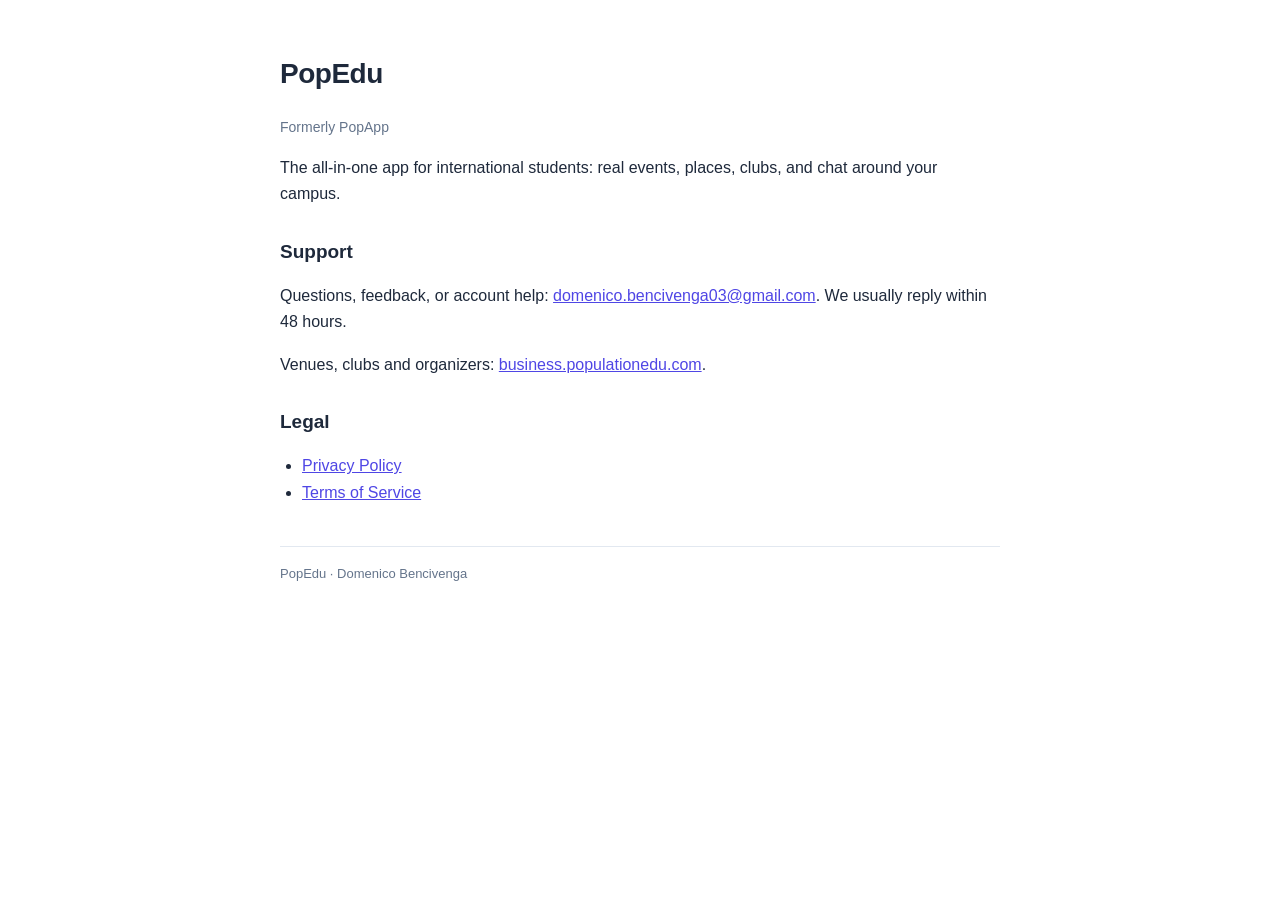
<file: index.html>
<!DOCTYPE html>
<html lang="en">
<head>
<meta charset="utf-8">
<meta name="viewport" content="width=device-width,initial-scale=1">
<title>PopEdu — Support &amp; Legal</title>
<link rel="stylesheet" href="style.css">
</head>
<body>
<h1>PopEdu</h1>
<p class="meta">Formerly PopApp</p>
<p>The all-in-one app for international students: real events, places, clubs, and chat around your campus.</p>
<h2>Support</h2>
<p>Questions, feedback, or account help: <a href="mailto:domenico.bencivenga03@gmail.com">domenico.bencivenga03@gmail.com</a>. We usually reply within 48 hours.</p>
<p>Venues, clubs and organizers: <a href="https://business.populationedu.com">business.populationedu.com</a>.</p>
<h2>Legal</h2>
<ul><li><a href="privacy.html">Privacy Policy</a></li><li><a href="terms.html">Terms of Service</a></li></ul>
<footer>PopEdu · Domenico Bencivenga</footer>
</body>
</html>
</file>
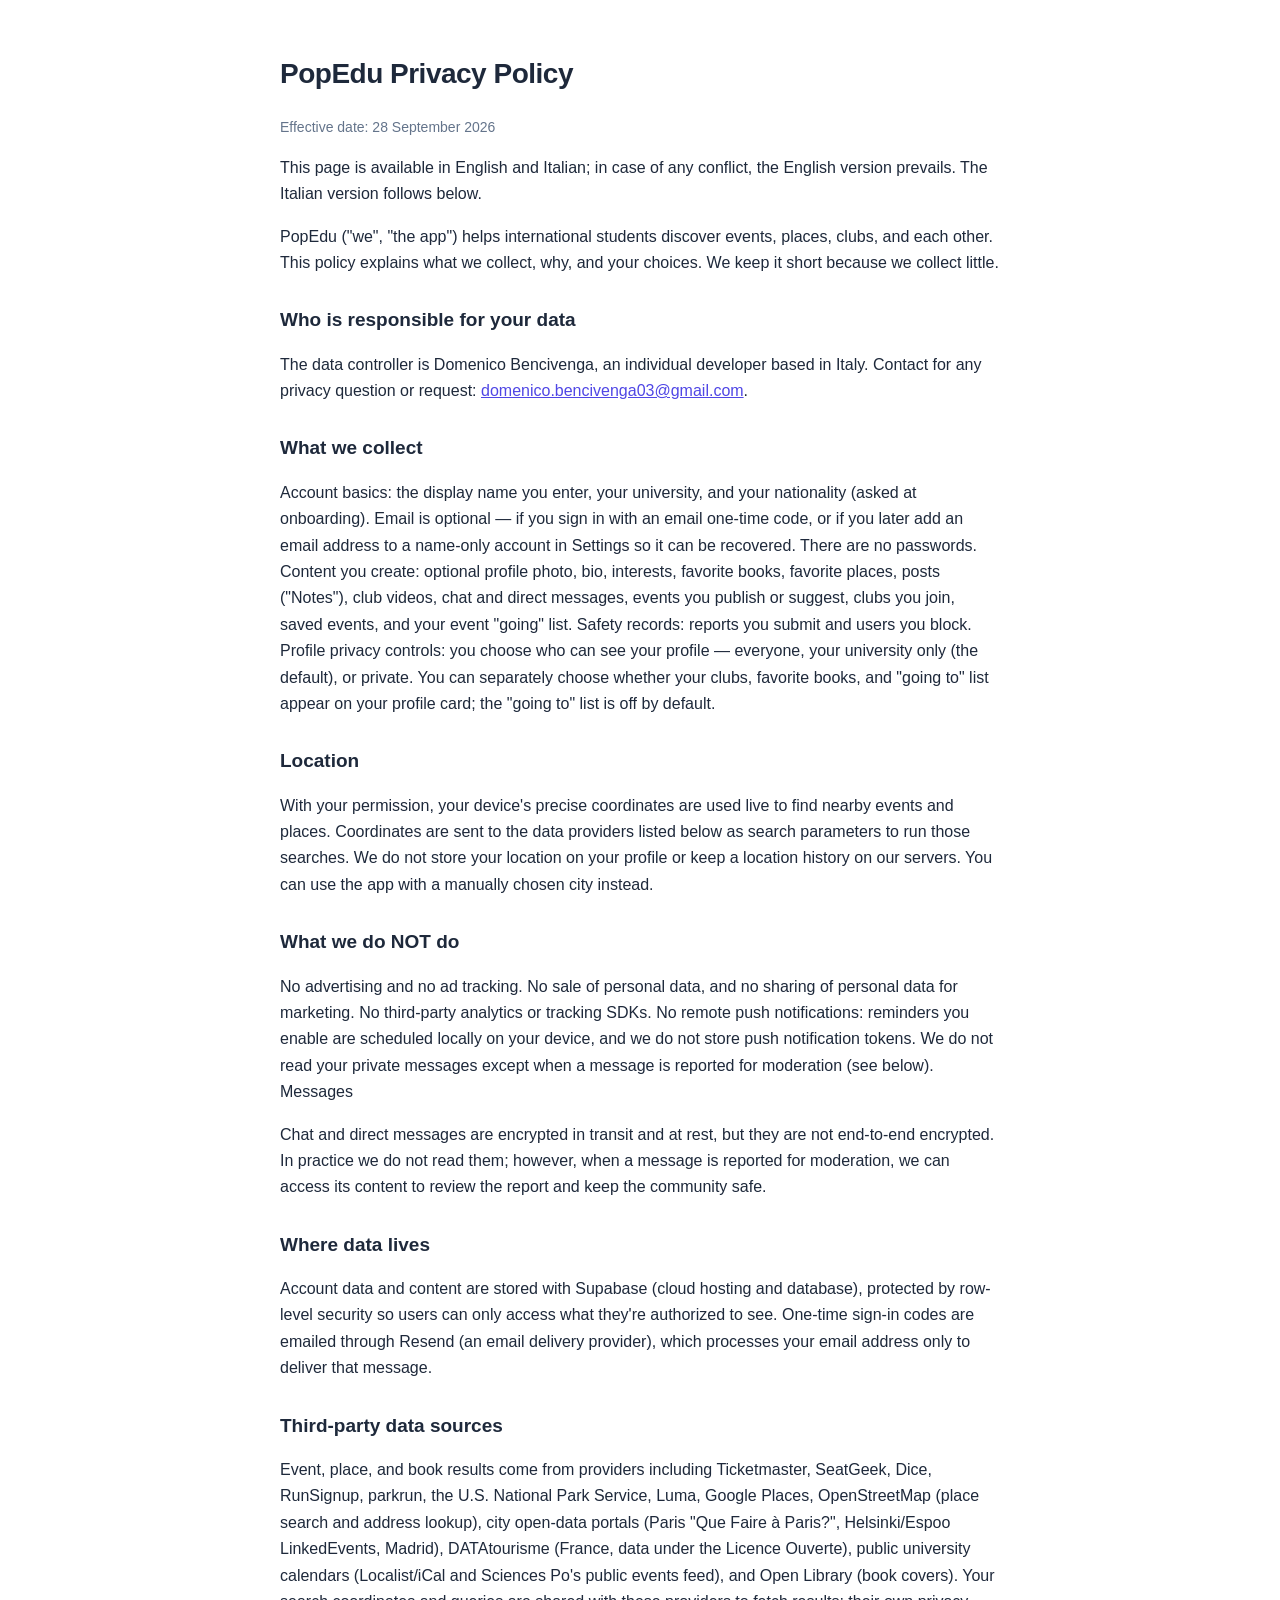
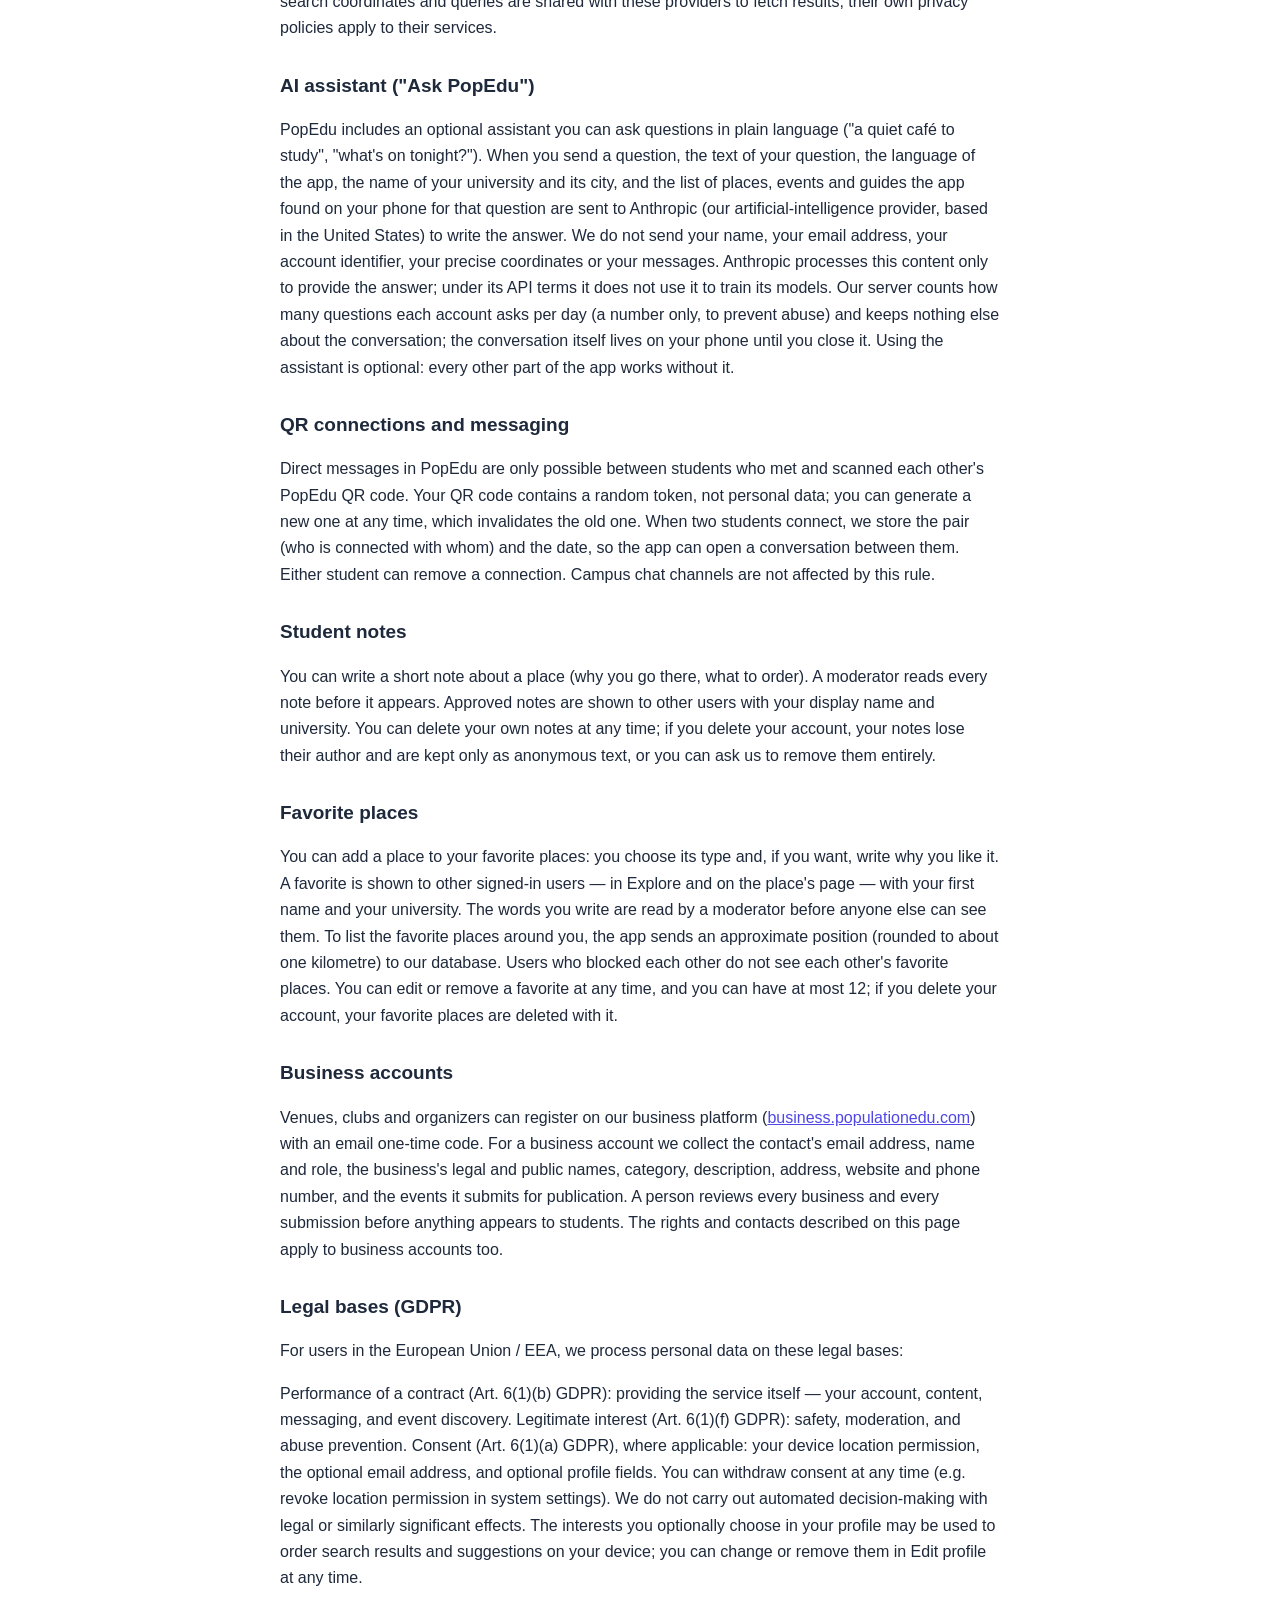
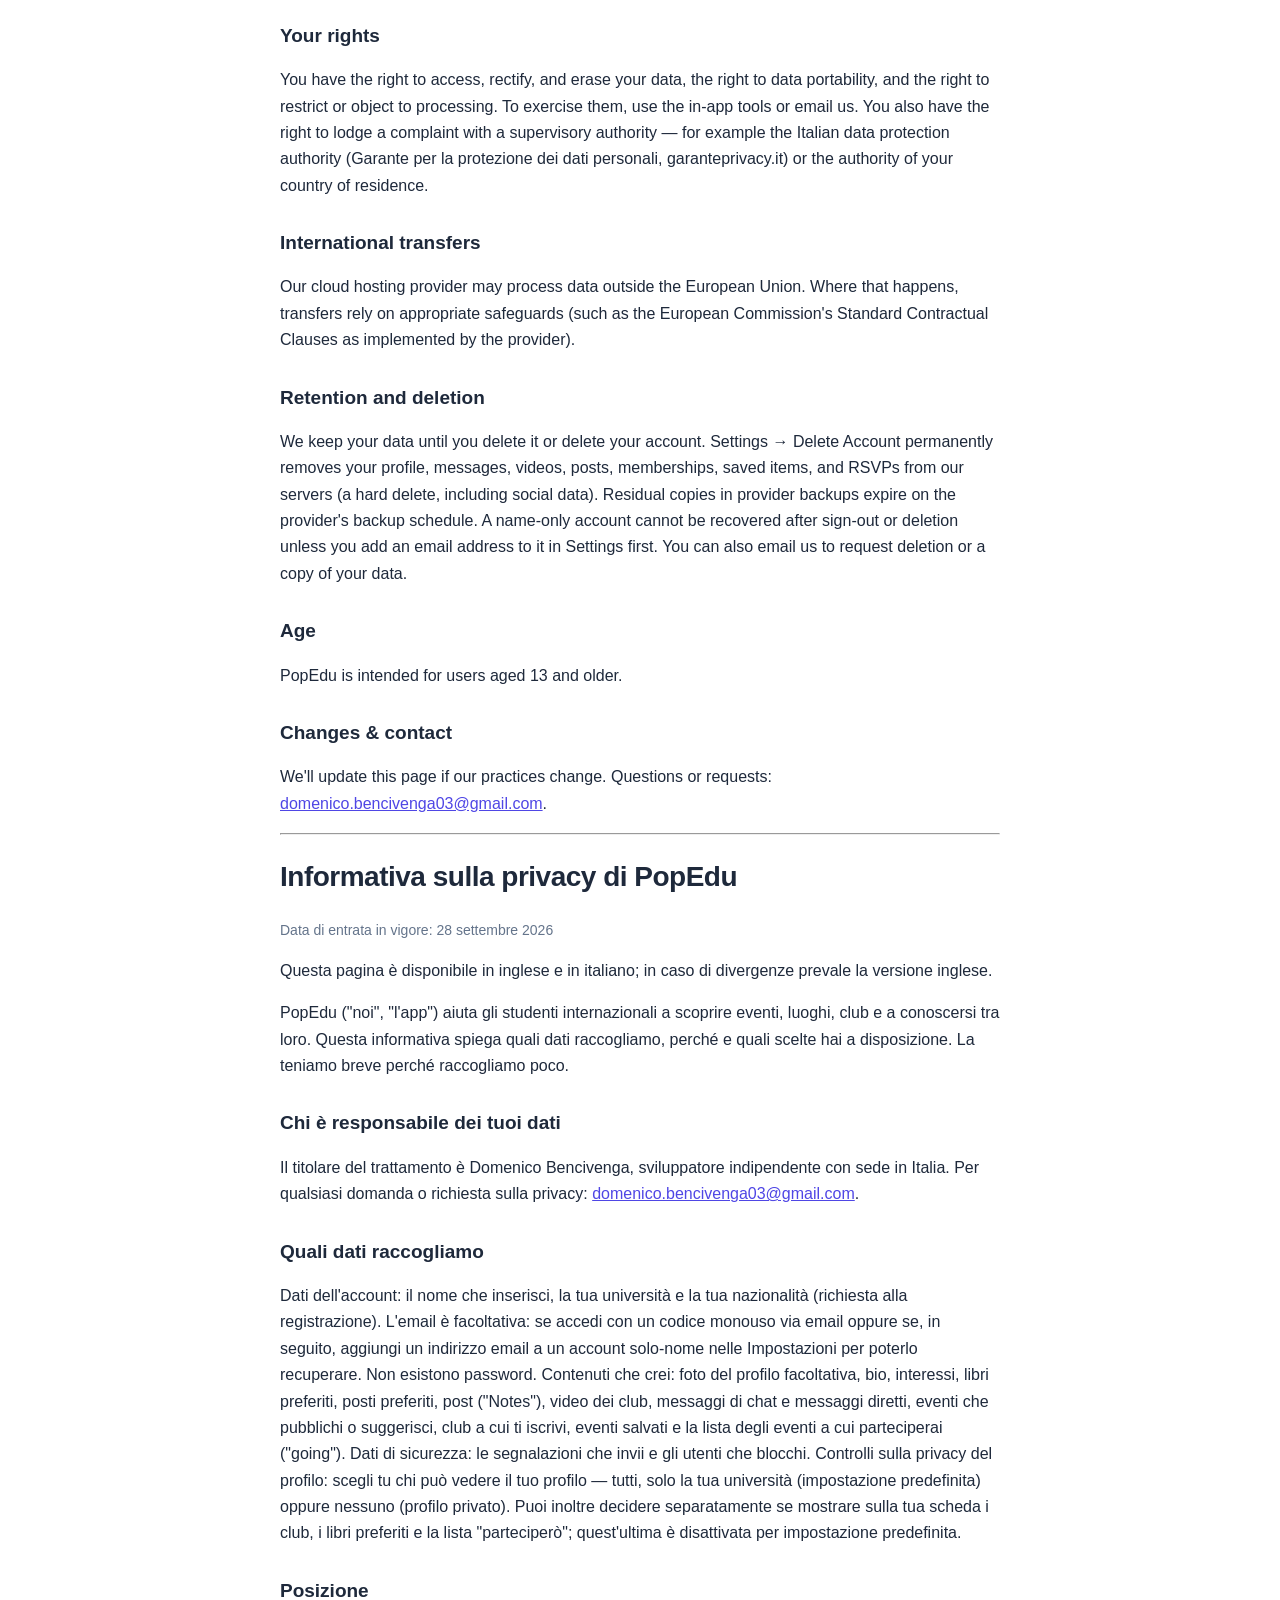
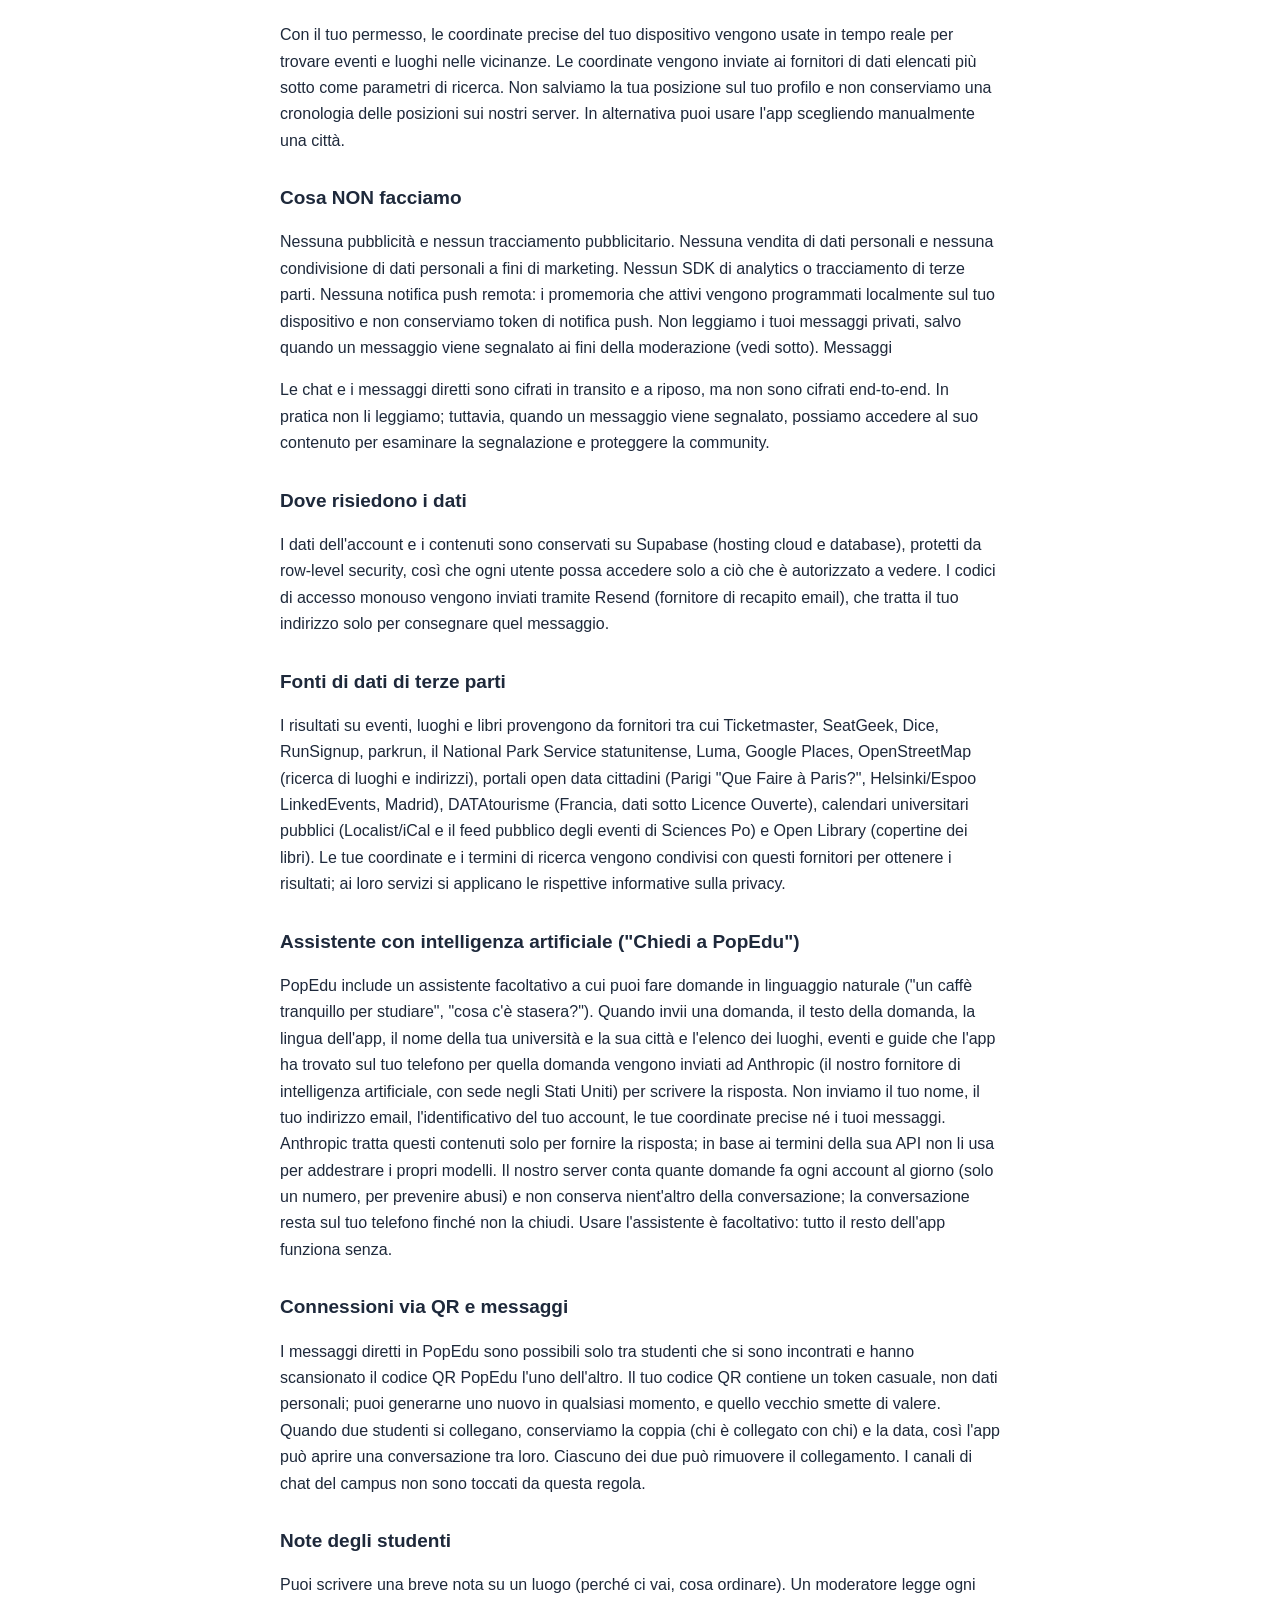
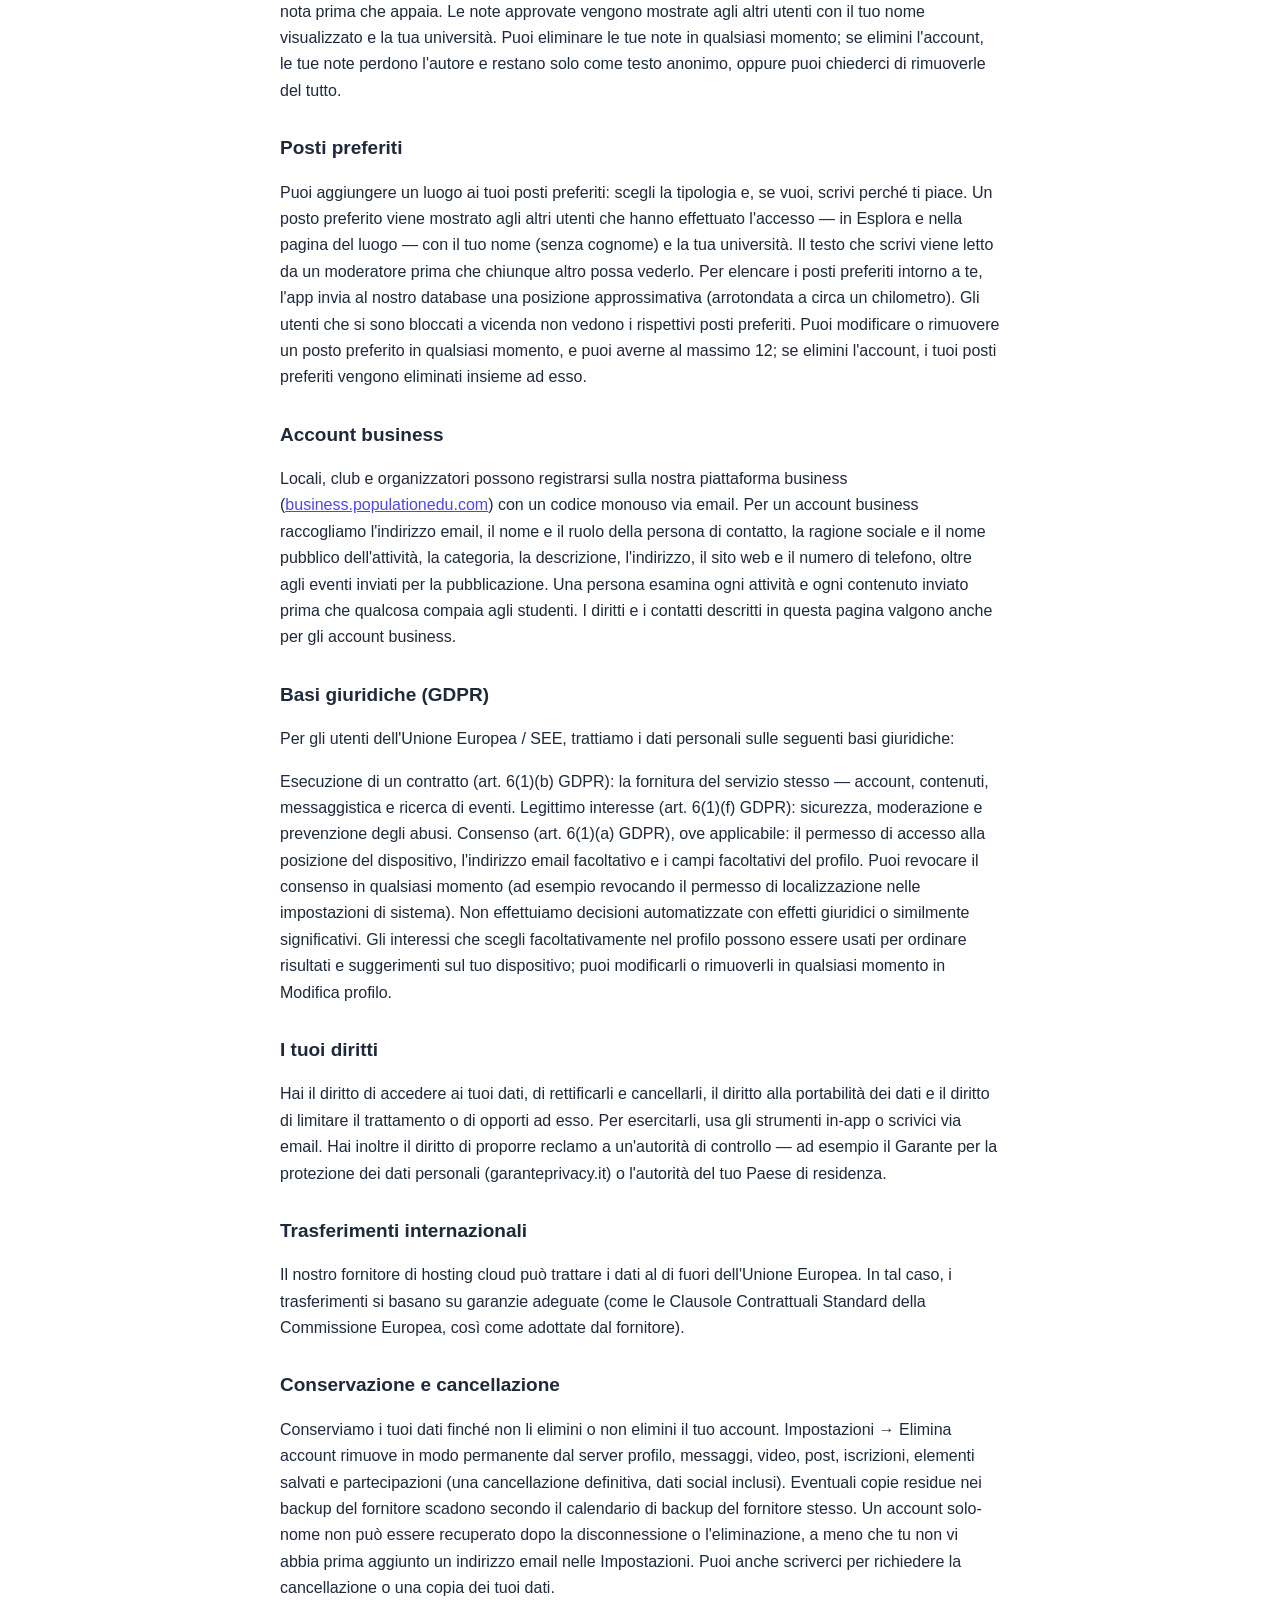
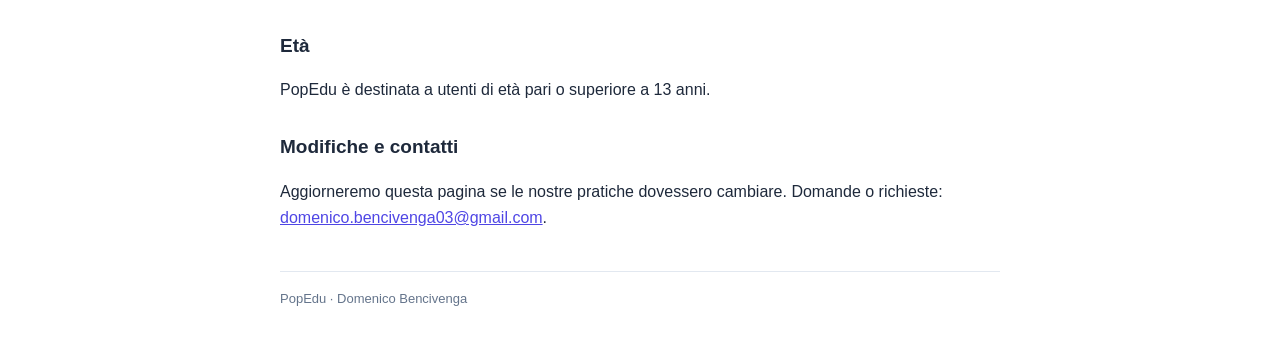
<file: privacy.html>
<!DOCTYPE html>
<html lang="en">
<head>
<meta charset="utf-8">
<meta name="viewport" content="width=device-width,initial-scale=1">
<title>PopEdu — Privacy Policy</title>
<link rel="stylesheet" href="style.css">
</head>
<body>
<h1>PopEdu Privacy Policy</h1>
<p class="meta">Effective date: 28 September 2026</p>
<p>This page is available in English and Italian; in case of any conflict, the English version prevails. The Italian version follows below.</p>
<p>PopEdu ("we", "the app") helps international students discover events, places, clubs, and each other. This policy explains what we collect, why, and your choices. We keep it short because we collect little.</p>
<h2>Who is responsible for your data</h2>
<p>The data controller is Domenico Bencivenga, an individual developer based in Italy. Contact for any privacy question or request: <a href="mailto:domenico.bencivenga03@gmail.com">domenico.bencivenga03@gmail.com</a>.</p>
<h2>What we collect</h2>
<p>Account basics: the display name you enter, your university, and your nationality (asked at onboarding). Email is optional — if you sign in with an email one-time code, or if you later add an email address to a name-only account in Settings so it can be recovered. There are no passwords. Content you create: optional profile photo, bio, interests, favorite books, favorite places, posts ("Notes"), club videos, chat and direct messages, events you publish or suggest, clubs you join, saved events, and your event "going" list. Safety records: reports you submit and users you block. Profile privacy controls: you choose who can see your profile — everyone, your university only (the default), or private. You can separately choose whether your clubs, favorite books, and "going to" list appear on your profile card; the "going to" list is off by default.</p>
<h2>Location</h2>
<p>With your permission, your device's precise coordinates are used live to find nearby events and places. Coordinates are sent to the data providers listed below as search parameters to run those searches. We do not store your location on your profile or keep a location history on our servers. You can use the app with a manually chosen city instead.</p>
<h2>What we do NOT do</h2>
<p>No advertising and no ad tracking. No sale of personal data, and no sharing of personal data for marketing. No third-party analytics or tracking SDKs. No remote push notifications: reminders you enable are scheduled locally on your device, and we do not store push notification tokens. We do not read your private messages except when a message is reported for moderation (see below). Messages</p>
<p>Chat and direct messages are encrypted in transit and at rest, but they are not end-to-end encrypted. In practice we do not read them; however, when a message is reported for moderation, we can access its content to review the report and keep the community safe.</p>
<h2>Where data lives</h2>
<p>Account data and content are stored with Supabase (cloud hosting and database), protected by row-level security so users can only access what they're authorized to see. One-time sign-in codes are emailed through Resend (an email delivery provider), which processes your email address only to deliver that message.</p>
<h2>Third-party data sources</h2>
<p>Event, place, and book results come from providers including Ticketmaster, SeatGeek, Dice, RunSignup, parkrun, the U.S. National Park Service, Luma, Google Places, OpenStreetMap (place search and address lookup), city open-data portals (Paris "Que Faire à Paris?", Helsinki/Espoo LinkedEvents, Madrid), DATAtourisme (France, data under the Licence Ouverte), public university calendars (Localist/iCal and Sciences Po's public events feed), and Open Library (book covers). Your search coordinates and queries are shared with these providers to fetch results; their own privacy policies apply to their services.</p>
<h2>AI assistant ("Ask PopEdu")</h2>
<p>PopEdu includes an optional assistant you can ask questions in plain language ("a quiet café to study", "what's on tonight?"). When you send a question, the text of your question, the language of the app, the name of your university and its city, and the list of places, events and guides the app found on your phone for that question are sent to Anthropic (our artificial-intelligence provider, based in the United States) to write the answer. We do not send your name, your email address, your account identifier, your precise coordinates or your messages. Anthropic processes this content only to provide the answer; under its API terms it does not use it to train its models. Our server counts how many questions each account asks per day (a number only, to prevent abuse) and keeps nothing else about the conversation; the conversation itself lives on your phone until you close it. Using the assistant is optional: every other part of the app works without it.</p>
<h2>QR connections and messaging</h2>
<p>Direct messages in PopEdu are only possible between students who met and scanned each other's PopEdu QR code. Your QR code contains a random token, not personal data; you can generate a new one at any time, which invalidates the old one. When two students connect, we store the pair (who is connected with whom) and the date, so the app can open a conversation between them. Either student can remove a connection. Campus chat channels are not affected by this rule.</p>
<h2>Student notes</h2>
<p>You can write a short note about a place (why you go there, what to order). A moderator reads every note before it appears. Approved notes are shown to other users with your display name and university. You can delete your own notes at any time; if you delete your account, your notes lose their author and are kept only as anonymous text, or you can ask us to remove them entirely.</p>
<h2>Favorite places</h2>
<p>You can add a place to your favorite places: you choose its type and, if you want, write why you like it. A favorite is shown to other signed-in users — in Explore and on the place's page — with your first name and your university. The words you write are read by a moderator before anyone else can see them. To list the favorite places around you, the app sends an approximate position (rounded to about one kilometre) to our database. Users who blocked each other do not see each other's favorite places. You can edit or remove a favorite at any time, and you can have at most 12; if you delete your account, your favorite places are deleted with it.</p>
<h2>Business accounts</h2>
<p>Venues, clubs and organizers can register on our business platform (<a href="https://business.populationedu.com">business.populationedu.com</a>) with an email one-time code. For a business account we collect the contact's email address, name and role, the business's legal and public names, category, description, address, website and phone number, and the events it submits for publication. A person reviews every business and every submission before anything appears to students. The rights and contacts described on this page apply to business accounts too.</p>
<h2>Legal bases (GDPR)</h2>
<p>For users in the European Union / EEA, we process personal data on these legal bases:</p>
<p>Performance of a contract (Art. 6(1)(b) GDPR): providing the service itself — your account, content, messaging, and event discovery. Legitimate interest (Art. 6(1)(f) GDPR): safety, moderation, and abuse prevention. Consent (Art. 6(1)(a) GDPR), where applicable: your device location permission, the optional email address, and optional profile fields. You can withdraw consent at any time (e.g. revoke location permission in system settings). We do not carry out automated decision-making with legal or similarly significant effects. The interests you optionally choose in your profile may be used to order search results and suggestions on your device; you can change or remove them in Edit profile at any time.</p>
<h2>Your rights</h2>
<p>You have the right to access, rectify, and erase your data, the right to data portability, and the right to restrict or object to processing. To exercise them, use the in-app tools or email us. You also have the right to lodge a complaint with a supervisory authority — for example the Italian data protection authority (Garante per la protezione dei dati personali, garanteprivacy.it) or the authority of your country of residence.</p>
<h2>International transfers</h2>
<p>Our cloud hosting provider may process data outside the European Union. Where that happens, transfers rely on appropriate safeguards (such as the European Commission's Standard Contractual Clauses as implemented by the provider).</p>
<h2>Retention and deletion</h2>
<p>We keep your data until you delete it or delete your account. Settings → Delete Account permanently removes your profile, messages, videos, posts, memberships, saved items, and RSVPs from our servers (a hard delete, including social data). Residual copies in provider backups expire on the provider's backup schedule. A name-only account cannot be recovered after sign-out or deletion unless you add an email address to it in Settings first. You can also email us to request deletion or a copy of your data.</p>
<h2>Age</h2>
<p>PopEdu is intended for users aged 13 and older.</p>
<h2>Changes &amp; contact</h2>
<p>We'll update this page if our practices change. Questions or requests: <a href="mailto:domenico.bencivenga03@gmail.com">domenico.bencivenga03@gmail.com</a>.</p>
<hr>
<h1 lang="it">Informativa sulla privacy di PopEdu</h1>
<p class="meta">Data di entrata in vigore: 28 settembre 2026</p>
<p>Questa pagina è disponibile in inglese e in italiano; in caso di divergenze prevale la versione inglese.</p>
<p>PopEdu ("noi", "l'app") aiuta gli studenti internazionali a scoprire eventi, luoghi, club e a conoscersi tra loro. Questa informativa spiega quali dati raccogliamo, perché e quali scelte hai a disposizione. La teniamo breve perché raccogliamo poco.</p>
<h2>Chi è responsabile dei tuoi dati</h2>
<p>Il titolare del trattamento è Domenico Bencivenga, sviluppatore indipendente con sede in Italia. Per qualsiasi domanda o richiesta sulla privacy: <a href="mailto:domenico.bencivenga03@gmail.com">domenico.bencivenga03@gmail.com</a>.</p>
<h2>Quali dati raccogliamo</h2>
<p>Dati dell'account: il nome che inserisci, la tua università e la tua nazionalità (richiesta alla registrazione). L'email è facoltativa: se accedi con un codice monouso via email oppure se, in seguito, aggiungi un indirizzo email a un account solo-nome nelle Impostazioni per poterlo recuperare. Non esistono password. Contenuti che crei: foto del profilo facoltativa, bio, interessi, libri preferiti, posti preferiti, post ("Notes"), video dei club, messaggi di chat e messaggi diretti, eventi che pubblichi o suggerisci, club a cui ti iscrivi, eventi salvati e la lista degli eventi a cui parteciperai ("going"). Dati di sicurezza: le segnalazioni che invii e gli utenti che blocchi. Controlli sulla privacy del profilo: scegli tu chi può vedere il tuo profilo — tutti, solo la tua università (impostazione predefinita) oppure nessuno (profilo privato). Puoi inoltre decidere separatamente se mostrare sulla tua scheda i club, i libri preferiti e la lista "parteciperò"; quest'ultima è disattivata per impostazione predefinita.</p>
<h2>Posizione</h2>
<p>Con il tuo permesso, le coordinate precise del tuo dispositivo vengono usate in tempo reale per trovare eventi e luoghi nelle vicinanze. Le coordinate vengono inviate ai fornitori di dati elencati più sotto come parametri di ricerca. Non salviamo la tua posizione sul tuo profilo e non conserviamo una cronologia delle posizioni sui nostri server. In alternativa puoi usare l'app scegliendo manualmente una città.</p>
<h2>Cosa NON facciamo</h2>
<p>Nessuna pubblicità e nessun tracciamento pubblicitario. Nessuna vendita di dati personali e nessuna condivisione di dati personali a fini di marketing. Nessun SDK di analytics o tracciamento di terze parti. Nessuna notifica push remota: i promemoria che attivi vengono programmati localmente sul tuo dispositivo e non conserviamo token di notifica push. Non leggiamo i tuoi messaggi privati, salvo quando un messaggio viene segnalato ai fini della moderazione (vedi sotto). Messaggi</p>
<p>Le chat e i messaggi diretti sono cifrati in transito e a riposo, ma non sono cifrati end-to-end. In pratica non li leggiamo; tuttavia, quando un messaggio viene segnalato, possiamo accedere al suo contenuto per esaminare la segnalazione e proteggere la community.</p>
<h2>Dove risiedono i dati</h2>
<p>I dati dell'account e i contenuti sono conservati su Supabase (hosting cloud e database), protetti da row-level security, così che ogni utente possa accedere solo a ciò che è autorizzato a vedere. I codici di accesso monouso vengono inviati tramite Resend (fornitore di recapito email), che tratta il tuo indirizzo solo per consegnare quel messaggio.</p>
<h2>Fonti di dati di terze parti</h2>
<p>I risultati su eventi, luoghi e libri provengono da fornitori tra cui Ticketmaster, SeatGeek, Dice, RunSignup, parkrun, il National Park Service statunitense, Luma, Google Places, OpenStreetMap (ricerca di luoghi e indirizzi), portali open data cittadini (Parigi "Que Faire à Paris?", Helsinki/Espoo LinkedEvents, Madrid), DATAtourisme (Francia, dati sotto Licence Ouverte), calendari universitari pubblici (Localist/iCal e il feed pubblico degli eventi di Sciences Po) e Open Library (copertine dei libri). Le tue coordinate e i termini di ricerca vengono condivisi con questi fornitori per ottenere i risultati; ai loro servizi si applicano le rispettive informative sulla privacy.</p>
<h2>Assistente con intelligenza artificiale ("Chiedi a PopEdu")</h2>
<p>PopEdu include un assistente facoltativo a cui puoi fare domande in linguaggio naturale ("un caffè tranquillo per studiare", "cosa c'è stasera?"). Quando invii una domanda, il testo della domanda, la lingua dell'app, il nome della tua università e la sua città e l'elenco dei luoghi, eventi e guide che l'app ha trovato sul tuo telefono per quella domanda vengono inviati ad Anthropic (il nostro fornitore di intelligenza artificiale, con sede negli Stati Uniti) per scrivere la risposta. Non inviamo il tuo nome, il tuo indirizzo email, l'identificativo del tuo account, le tue coordinate precise né i tuoi messaggi. Anthropic tratta questi contenuti solo per fornire la risposta; in base ai termini della sua API non li usa per addestrare i propri modelli. Il nostro server conta quante domande fa ogni account al giorno (solo un numero, per prevenire abusi) e non conserva nient'altro della conversazione; la conversazione resta sul tuo telefono finché non la chiudi. Usare l'assistente è facoltativo: tutto il resto dell'app funziona senza.</p>
<h2>Connessioni via QR e messaggi</h2>
<p>I messaggi diretti in PopEdu sono possibili solo tra studenti che si sono incontrati e hanno scansionato il codice QR PopEdu l'uno dell'altro. Il tuo codice QR contiene un token casuale, non dati personali; puoi generarne uno nuovo in qualsiasi momento, e quello vecchio smette di valere. Quando due studenti si collegano, conserviamo la coppia (chi è collegato con chi) e la data, così l'app può aprire una conversazione tra loro. Ciascuno dei due può rimuovere il collegamento. I canali di chat del campus non sono toccati da questa regola.</p>
<h2>Note degli studenti</h2>
<p>Puoi scrivere una breve nota su un luogo (perché ci vai, cosa ordinare). Un moderatore legge ogni nota prima che appaia. Le note approvate vengono mostrate agli altri utenti con il tuo nome visualizzato e la tua università. Puoi eliminare le tue note in qualsiasi momento; se elimini l'account, le tue note perdono l'autore e restano solo come testo anonimo, oppure puoi chiederci di rimuoverle del tutto.</p>
<h2>Posti preferiti</h2>
<p>Puoi aggiungere un luogo ai tuoi posti preferiti: scegli la tipologia e, se vuoi, scrivi perché ti piace. Un posto preferito viene mostrato agli altri utenti che hanno effettuato l'accesso — in Esplora e nella pagina del luogo — con il tuo nome (senza cognome) e la tua università. Il testo che scrivi viene letto da un moderatore prima che chiunque altro possa vederlo. Per elencare i posti preferiti intorno a te, l'app invia al nostro database una posizione approssimativa (arrotondata a circa un chilometro). Gli utenti che si sono bloccati a vicenda non vedono i rispettivi posti preferiti. Puoi modificare o rimuovere un posto preferito in qualsiasi momento, e puoi averne al massimo 12; se elimini l'account, i tuoi posti preferiti vengono eliminati insieme ad esso.</p>
<h2>Account business</h2>
<p>Locali, club e organizzatori possono registrarsi sulla nostra piattaforma business (<a href="https://business.populationedu.com">business.populationedu.com</a>) con un codice monouso via email. Per un account business raccogliamo l'indirizzo email, il nome e il ruolo della persona di contatto, la ragione sociale e il nome pubblico dell'attività, la categoria, la descrizione, l'indirizzo, il sito web e il numero di telefono, oltre agli eventi inviati per la pubblicazione. Una persona esamina ogni attività e ogni contenuto inviato prima che qualcosa compaia agli studenti. I diritti e i contatti descritti in questa pagina valgono anche per gli account business.</p>
<h2>Basi giuridiche (GDPR)</h2>
<p>Per gli utenti dell'Unione Europea / SEE, trattiamo i dati personali sulle seguenti basi giuridiche:</p>
<p>Esecuzione di un contratto (art. 6(1)(b) GDPR): la fornitura del servizio stesso — account, contenuti, messaggistica e ricerca di eventi. Legittimo interesse (art. 6(1)(f) GDPR): sicurezza, moderazione e prevenzione degli abusi. Consenso (art. 6(1)(a) GDPR), ove applicabile: il permesso di accesso alla posizione del dispositivo, l'indirizzo email facoltativo e i campi facoltativi del profilo. Puoi revocare il consenso in qualsiasi momento (ad esempio revocando il permesso di localizzazione nelle impostazioni di sistema). Non effettuiamo decisioni automatizzate con effetti giuridici o similmente significativi. Gli interessi che scegli facoltativamente nel profilo possono essere usati per ordinare risultati e suggerimenti sul tuo dispositivo; puoi modificarli o rimuoverli in qualsiasi momento in Modifica profilo.</p>
<h2>I tuoi diritti</h2>
<p>Hai il diritto di accedere ai tuoi dati, di rettificarli e cancellarli, il diritto alla portabilità dei dati e il diritto di limitare il trattamento o di opporti ad esso. Per esercitarli, usa gli strumenti in-app o scrivici via email. Hai inoltre il diritto di proporre reclamo a un'autorità di controllo — ad esempio il Garante per la protezione dei dati personali (garanteprivacy.it) o l'autorità del tuo Paese di residenza.</p>
<h2>Trasferimenti internazionali</h2>
<p>Il nostro fornitore di hosting cloud può trattare i dati al di fuori dell'Unione Europea. In tal caso, i trasferimenti si basano su garanzie adeguate (come le Clausole Contrattuali Standard della Commissione Europea, così come adottate dal fornitore).</p>
<h2>Conservazione e cancellazione</h2>
<p>Conserviamo i tuoi dati finché non li elimini o non elimini il tuo account. Impostazioni → Elimina account rimuove in modo permanente dal server profilo, messaggi, video, post, iscrizioni, elementi salvati e partecipazioni (una cancellazione definitiva, dati social inclusi). Eventuali copie residue nei backup del fornitore scadono secondo il calendario di backup del fornitore stesso. Un account solo-nome non può essere recuperato dopo la disconnessione o l'eliminazione, a meno che tu non vi abbia prima aggiunto un indirizzo email nelle Impostazioni. Puoi anche scriverci per richiedere la cancellazione o una copia dei tuoi dati.</p>
<h2>Età</h2>
<p>PopEdu è destinata a utenti di età pari o superiore a 13 anni.</p>
<h2>Modifiche e contatti</h2>
<p>Aggiorneremo questa pagina se le nostre pratiche dovessero cambiare. Domande o richieste: <a href="mailto:domenico.bencivenga03@gmail.com">domenico.bencivenga03@gmail.com</a>.</p>
<footer>PopEdu · Domenico Bencivenga</footer>
</body>
</html>
</file>
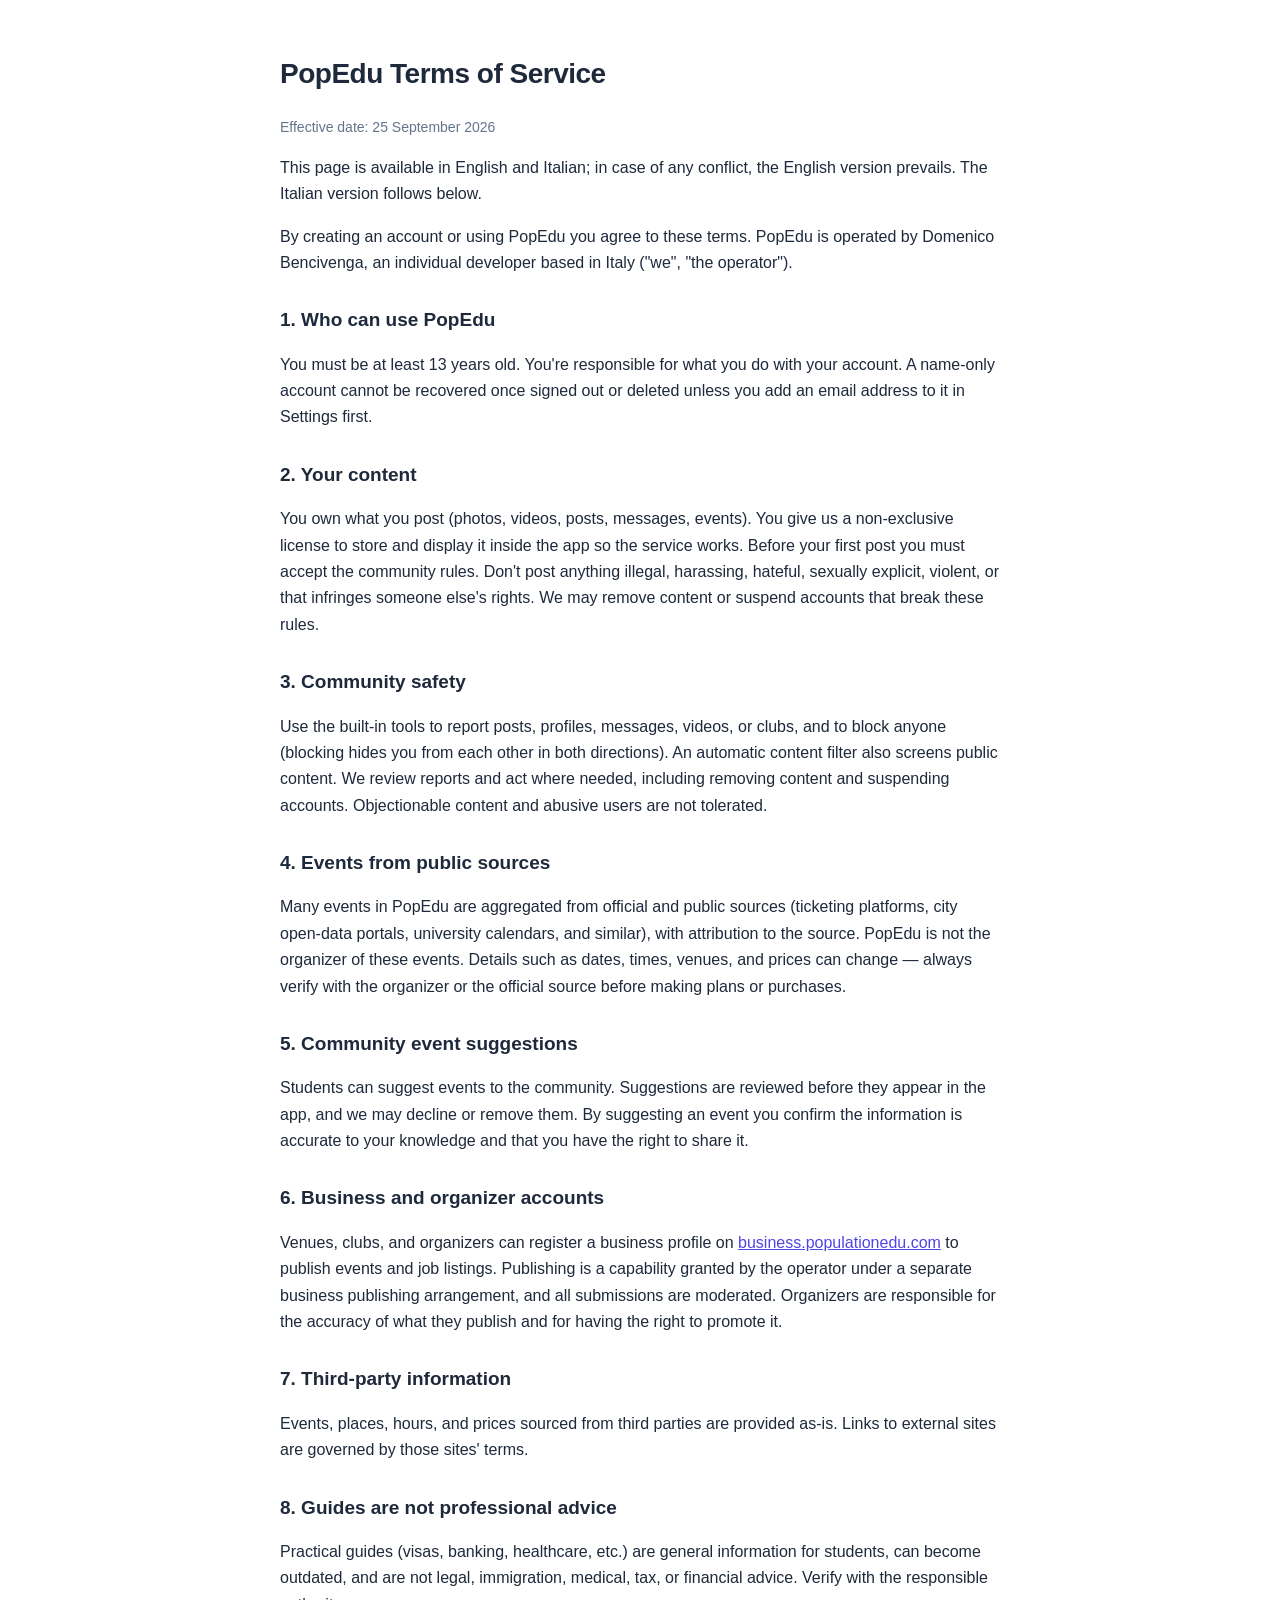
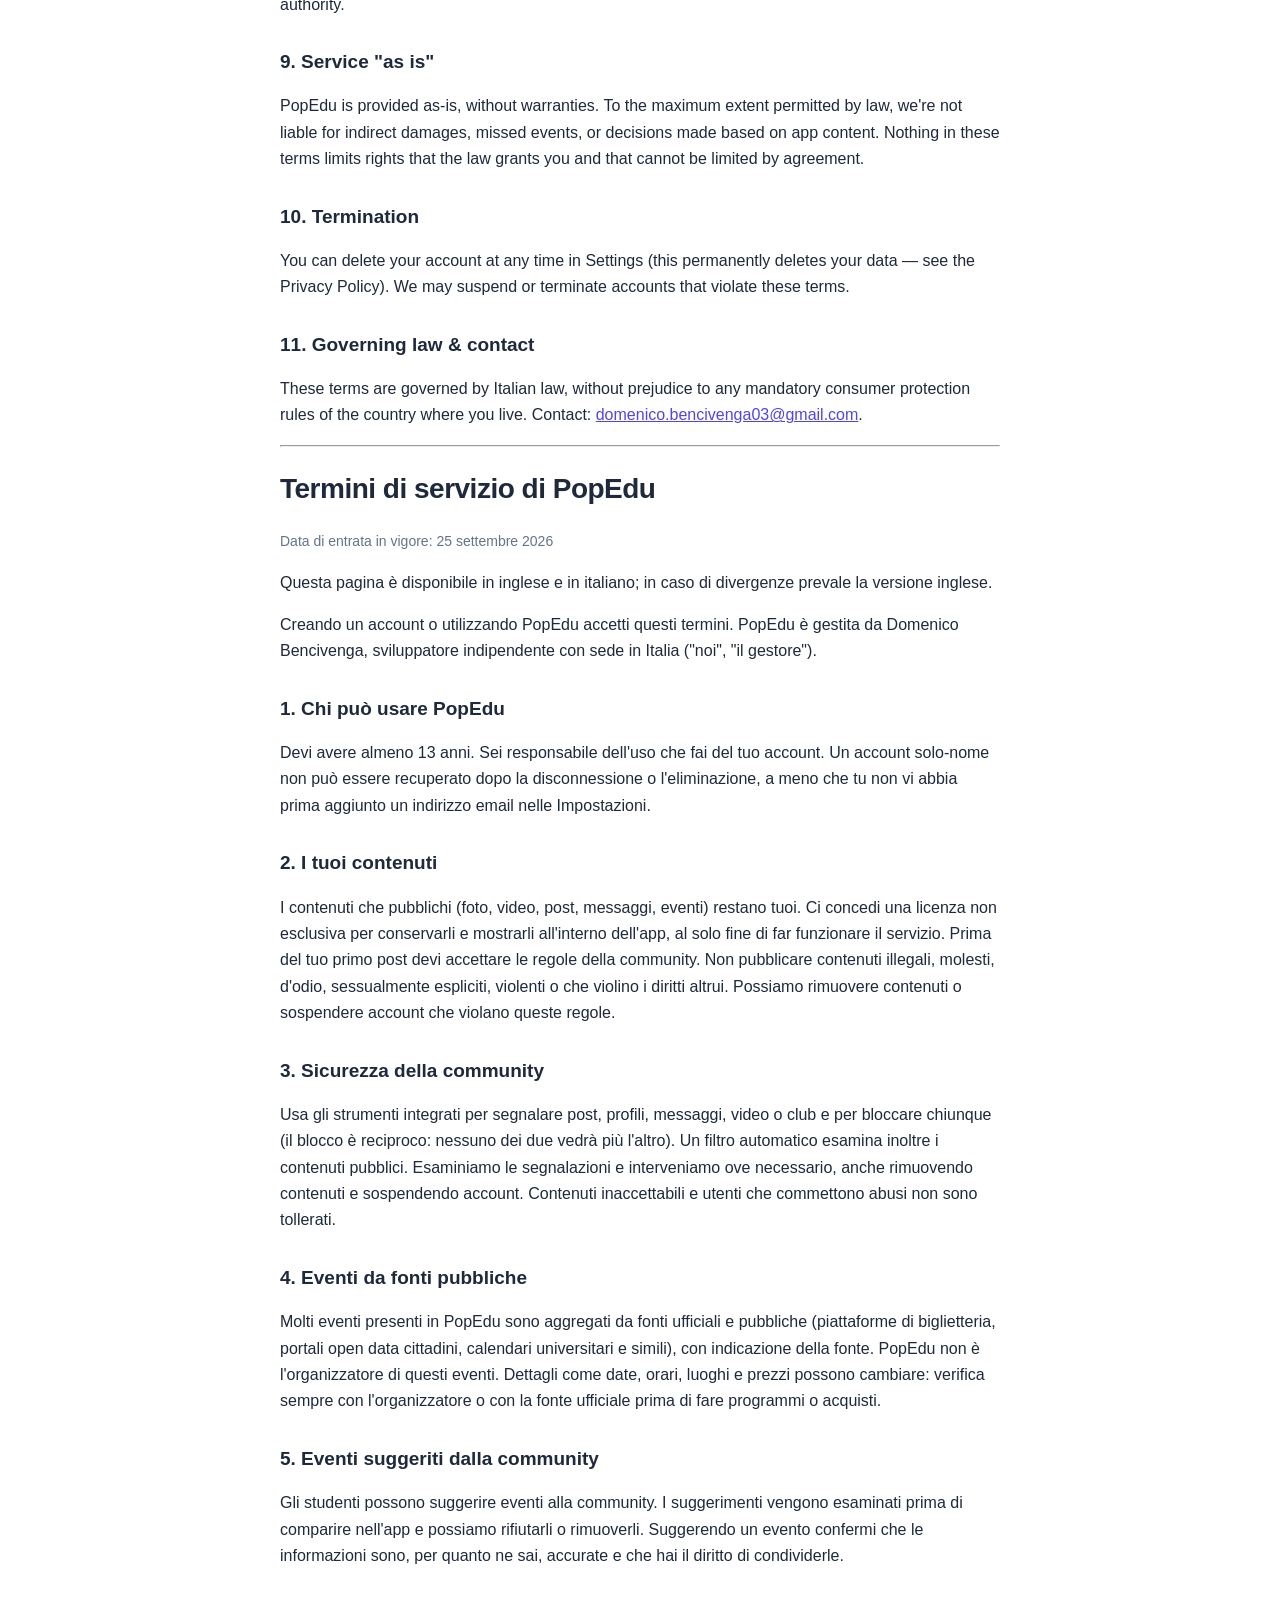
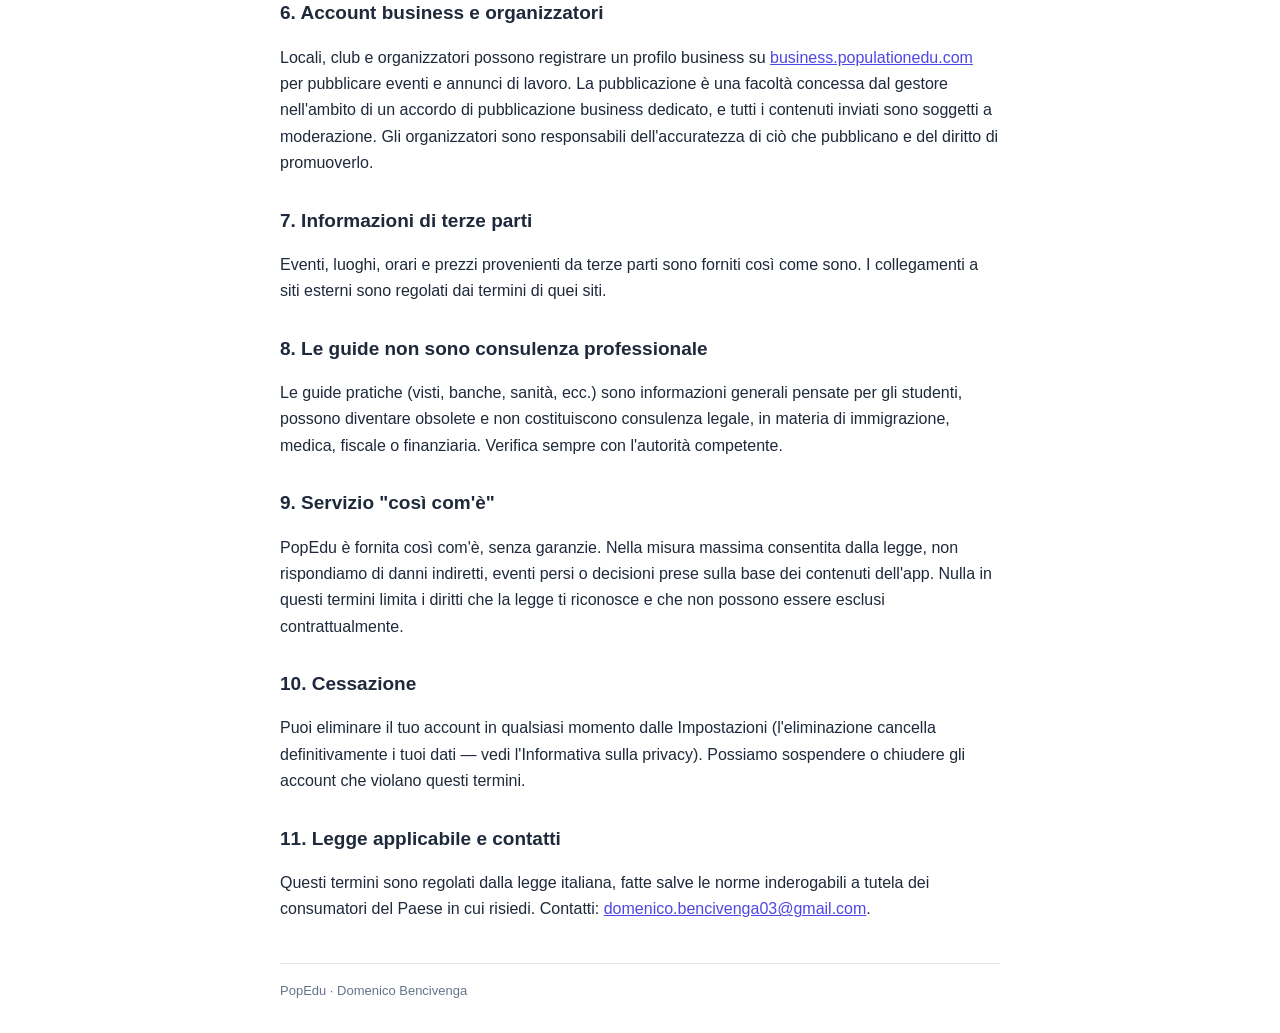
<file: terms.html>
<!DOCTYPE html>
<html lang="en">
<head>
<meta charset="utf-8">
<meta name="viewport" content="width=device-width,initial-scale=1">
<title>PopEdu — Terms of Service</title>
<link rel="stylesheet" href="style.css">
</head>
<body>
<h1>PopEdu Terms of Service</h1>
<p class="meta">Effective date: 25 September 2026</p>
<p>This page is available in English and Italian; in case of any conflict, the English version prevails. The Italian version follows below.</p>
<p>By creating an account or using PopEdu you agree to these terms. PopEdu is operated by Domenico Bencivenga, an individual developer based in Italy ("we", "the operator").</p>
<h2>1. Who can use PopEdu</h2>
<p>You must be at least 13 years old. You're responsible for what you do with your account. A name-only account cannot be recovered once signed out or deleted unless you add an email address to it in Settings first.</p>
<h2>2. Your content</h2>
<p>You own what you post (photos, videos, posts, messages, events). You give us a non-exclusive license to store and display it inside the app so the service works. Before your first post you must accept the community rules. Don't post anything illegal, harassing, hateful, sexually explicit, violent, or that infringes someone else's rights. We may remove content or suspend accounts that break these rules.</p>
<h2>3. Community safety</h2>
<p>Use the built-in tools to report posts, profiles, messages, videos, or clubs, and to block anyone (blocking hides you from each other in both directions). An automatic content filter also screens public content. We review reports and act where needed, including removing content and suspending accounts. Objectionable content and abusive users are not tolerated.</p>
<h2>4. Events from public sources</h2>
<p>Many events in PopEdu are aggregated from official and public sources (ticketing platforms, city open-data portals, university calendars, and similar), with attribution to the source. PopEdu is not the organizer of these events. Details such as dates, times, venues, and prices can change — always verify with the organizer or the official source before making plans or purchases.</p>
<h2>5. Community event suggestions</h2>
<p>Students can suggest events to the community. Suggestions are reviewed before they appear in the app, and we may decline or remove them. By suggesting an event you confirm the information is accurate to your knowledge and that you have the right to share it.</p>
<h2>6. Business and organizer accounts</h2>
<p>Venues, clubs, and organizers can register a business profile on <a href="https://business.populationedu.com">business.populationedu.com</a> to publish events and job listings. Publishing is a capability granted by the operator under a separate business publishing arrangement, and all submissions are moderated. Organizers are responsible for the accuracy of what they publish and for having the right to promote it.</p>
<h2>7. Third-party information</h2>
<p>Events, places, hours, and prices sourced from third parties are provided as-is. Links to external sites are governed by those sites' terms.</p>
<h2>8. Guides are not professional advice</h2>
<p>Practical guides (visas, banking, healthcare, etc.) are general information for students, can become outdated, and are not legal, immigration, medical, tax, or financial advice. Verify with the responsible authority.</p>
<h2>9. Service "as is"</h2>
<p>PopEdu is provided as-is, without warranties. To the maximum extent permitted by law, we're not liable for indirect damages, missed events, or decisions made based on app content. Nothing in these terms limits rights that the law grants you and that cannot be limited by agreement.</p>
<h2>10. Termination</h2>
<p>You can delete your account at any time in Settings (this permanently deletes your data — see the Privacy Policy). We may suspend or terminate accounts that violate these terms.</p>
<h2>11. Governing law &amp; contact</h2>
<p>These terms are governed by Italian law, without prejudice to any mandatory consumer protection rules of the country where you live. Contact: <a href="mailto:domenico.bencivenga03@gmail.com">domenico.bencivenga03@gmail.com</a>.</p>
<hr>
<h1 lang="it">Termini di servizio di PopEdu</h1>
<p class="meta">Data di entrata in vigore: 25 settembre 2026</p>
<p>Questa pagina è disponibile in inglese e in italiano; in caso di divergenze prevale la versione inglese.</p>
<p>Creando un account o utilizzando PopEdu accetti questi termini. PopEdu è gestita da Domenico Bencivenga, sviluppatore indipendente con sede in Italia ("noi", "il gestore").</p>
<h2>1. Chi può usare PopEdu</h2>
<p>Devi avere almeno 13 anni. Sei responsabile dell'uso che fai del tuo account. Un account solo-nome non può essere recuperato dopo la disconnessione o l'eliminazione, a meno che tu non vi abbia prima aggiunto un indirizzo email nelle Impostazioni.</p>
<h2>2. I tuoi contenuti</h2>
<p>I contenuti che pubblichi (foto, video, post, messaggi, eventi) restano tuoi. Ci concedi una licenza non esclusiva per conservarli e mostrarli all'interno dell'app, al solo fine di far funzionare il servizio. Prima del tuo primo post devi accettare le regole della community. Non pubblicare contenuti illegali, molesti, d'odio, sessualmente espliciti, violenti o che violino i diritti altrui. Possiamo rimuovere contenuti o sospendere account che violano queste regole.</p>
<h2>3. Sicurezza della community</h2>
<p>Usa gli strumenti integrati per segnalare post, profili, messaggi, video o club e per bloccare chiunque (il blocco è reciproco: nessuno dei due vedrà più l'altro). Un filtro automatico esamina inoltre i contenuti pubblici. Esaminiamo le segnalazioni e interveniamo ove necessario, anche rimuovendo contenuti e sospendendo account. Contenuti inaccettabili e utenti che commettono abusi non sono tollerati.</p>
<h2>4. Eventi da fonti pubbliche</h2>
<p>Molti eventi presenti in PopEdu sono aggregati da fonti ufficiali e pubbliche (piattaforme di biglietteria, portali open data cittadini, calendari universitari e simili), con indicazione della fonte. PopEdu non è l'organizzatore di questi eventi. Dettagli come date, orari, luoghi e prezzi possono cambiare: verifica sempre con l'organizzatore o con la fonte ufficiale prima di fare programmi o acquisti.</p>
<h2>5. Eventi suggeriti dalla community</h2>
<p>Gli studenti possono suggerire eventi alla community. I suggerimenti vengono esaminati prima di comparire nell'app e possiamo rifiutarli o rimuoverli. Suggerendo un evento confermi che le informazioni sono, per quanto ne sai, accurate e che hai il diritto di condividerle.</p>
<h2>6. Account business e organizzatori</h2>
<p>Locali, club e organizzatori possono registrare un profilo business su <a href="https://business.populationedu.com">business.populationedu.com</a> per pubblicare eventi e annunci di lavoro. La pubblicazione è una facoltà concessa dal gestore nell'ambito di un accordo di pubblicazione business dedicato, e tutti i contenuti inviati sono soggetti a moderazione. Gli organizzatori sono responsabili dell'accuratezza di ciò che pubblicano e del diritto di promuoverlo.</p>
<h2>7. Informazioni di terze parti</h2>
<p>Eventi, luoghi, orari e prezzi provenienti da terze parti sono forniti così come sono. I collegamenti a siti esterni sono regolati dai termini di quei siti.</p>
<h2>8. Le guide non sono consulenza professionale</h2>
<p>Le guide pratiche (visti, banche, sanità, ecc.) sono informazioni generali pensate per gli studenti, possono diventare obsolete e non costituiscono consulenza legale, in materia di immigrazione, medica, fiscale o finanziaria. Verifica sempre con l'autorità competente.</p>
<h2>9. Servizio "così com'è"</h2>
<p>PopEdu è fornita così com'è, senza garanzie. Nella misura massima consentita dalla legge, non rispondiamo di danni indiretti, eventi persi o decisioni prese sulla base dei contenuti dell'app. Nulla in questi termini limita i diritti che la legge ti riconosce e che non possono essere esclusi contrattualmente.</p>
<h2>10. Cessazione</h2>
<p>Puoi eliminare il tuo account in qualsiasi momento dalle Impostazioni (l'eliminazione cancella definitivamente i tuoi dati — vedi l'Informativa sulla privacy). Possiamo sospendere o chiudere gli account che violano questi termini.</p>
<h2>11. Legge applicabile e contatti</h2>
<p>Questi termini sono regolati dalla legge italiana, fatte salve le norme inderogabili a tutela dei consumatori del Paese in cui risiedi. Contatti: <a href="mailto:domenico.bencivenga03@gmail.com">domenico.bencivenga03@gmail.com</a>.</p>
<footer>PopEdu · Domenico Bencivenga</footer>
</body>
</html>
</file>
<file: style.css>
body{font-family:-apple-system,Segoe UI,Roboto,sans-serif;max-width:720px;margin:0 auto;padding:32px 20px;color:#1e293b;line-height:1.65}
h1{font-size:28px;letter-spacing:-.5px}h2{font-size:19px;margin-top:28px}
.meta{color:#64748b;font-size:14px}a{color:#4f46e5}ul{padding-left:22px}
footer{margin-top:40px;padding-top:16px;border-top:1px solid #e2e8f0;color:#64748b;font-size:13px}
</file>
